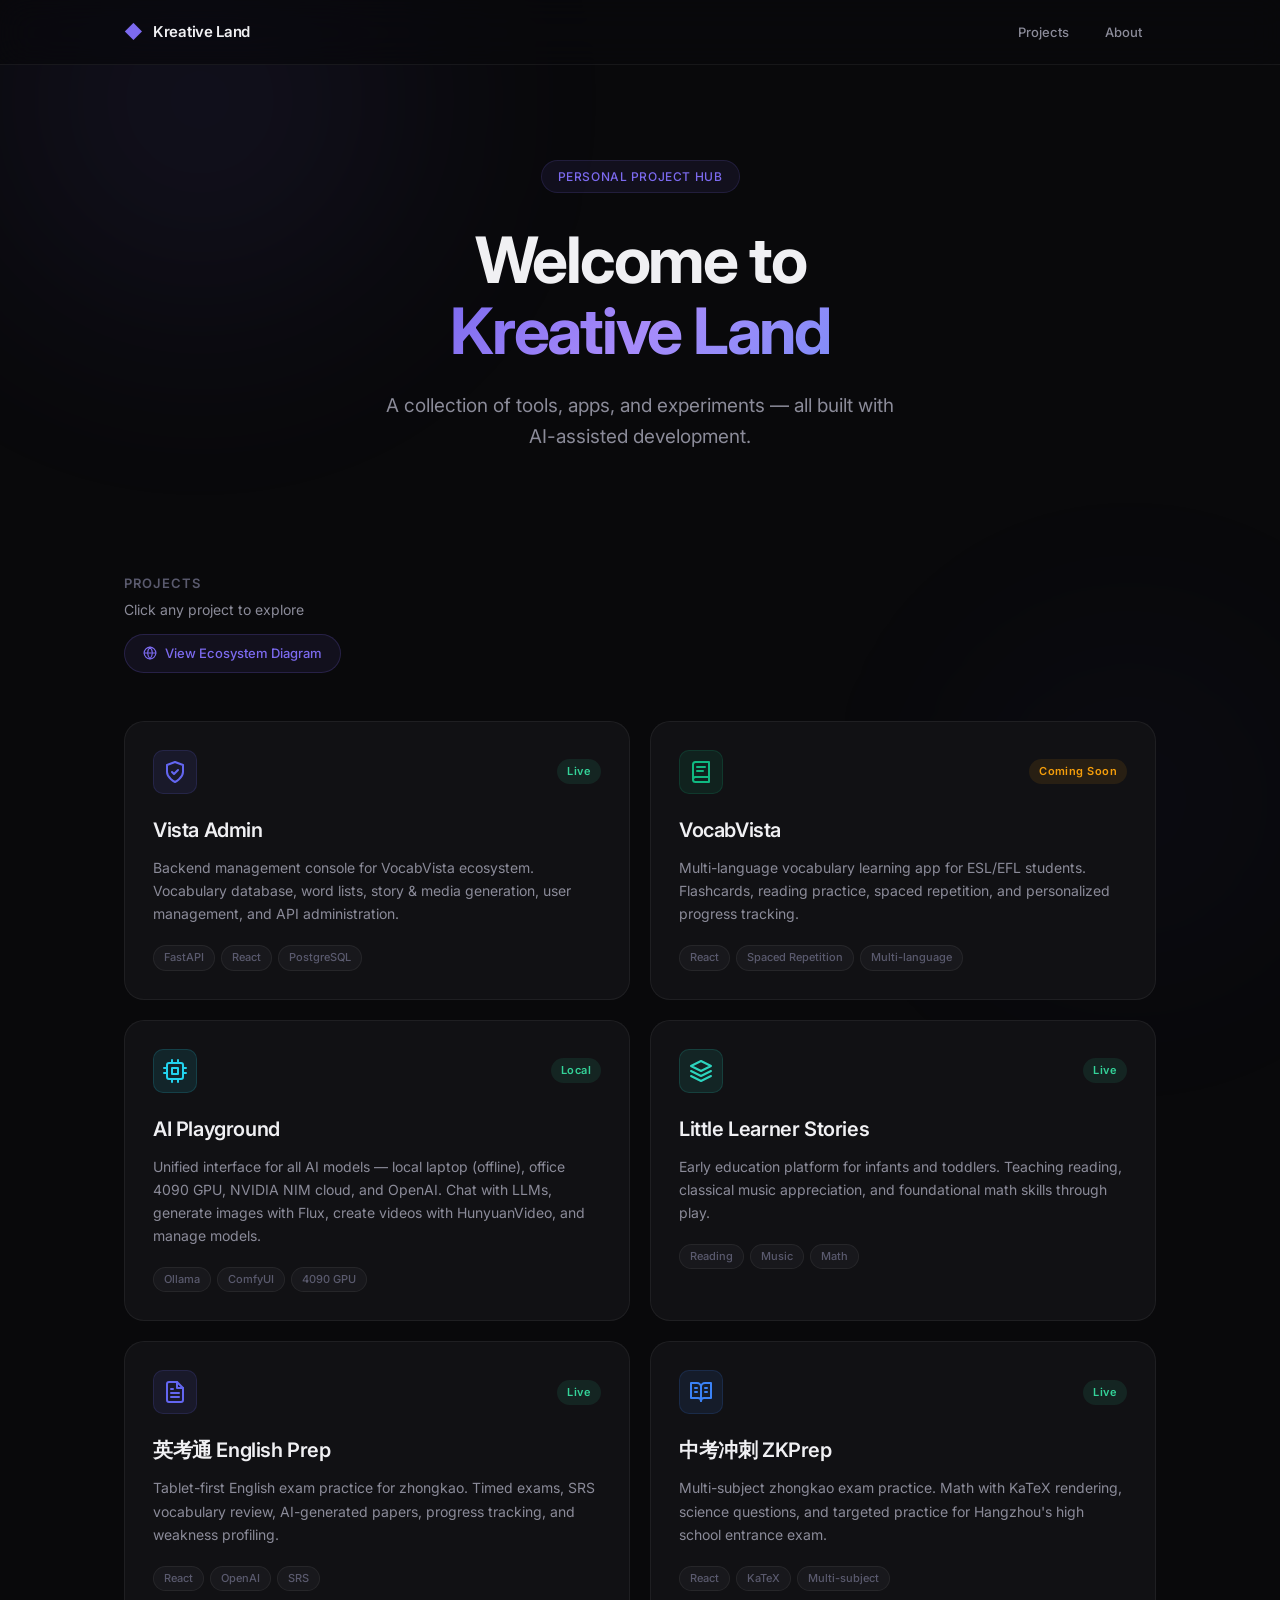
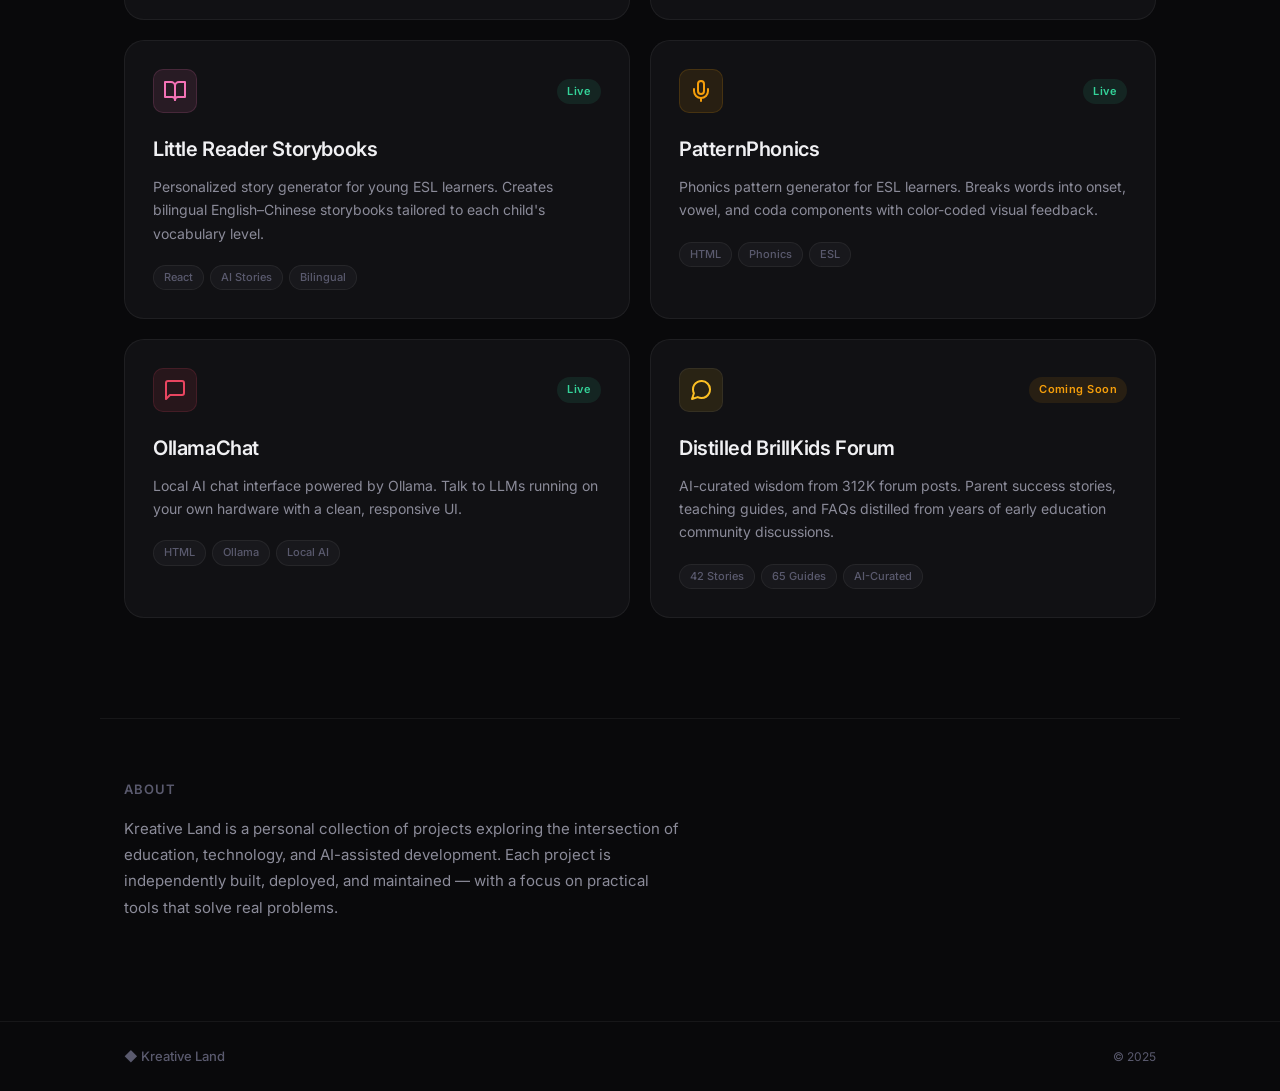
<file: index.html>
<!DOCTYPE html>
<html lang="en">
<head>
  <meta charset="UTF-8">
  <meta name="viewport" content="width=device-width, initial-scale=1.0">
  <title>Kreative Land</title>
  <link rel="icon" href="favicon.ico" sizes="48x48">
  <link rel="icon" href="favicon.svg" type="image/svg+xml">
  <link rel="icon" type="image/png" sizes="32x32" href="favicon-32x32.png">
  <link rel="icon" type="image/png" sizes="16x16" href="favicon-16x16.png">
  <link rel="apple-touch-icon" sizes="180x180" href="apple-touch-icon.png">
  <link rel="manifest" href="site.webmanifest">
  <meta name="theme-color" content="#7c6aef">
  <link rel="preconnect" href="https://fonts.googleapis.com">
  <link rel="preconnect" href="https://fonts.gstatic.com" crossorigin>
  <link href="https://fonts.googleapis.com/css2?family=Inter:wght@300;400;500;600;700&display=swap" rel="stylesheet">
  <link rel="stylesheet" href="style.css">
</head>
<body>
  <!-- Ambient background glow -->
  <div class="ambient-glow ambient-glow-1"></div>
  <div class="ambient-glow ambient-glow-2"></div>

  <!-- Header -->
  <header class="header">
    <div class="header-inner">
      <a href="/" class="logo">
        <span class="logo-icon">&#9670;</span>
        <span class="logo-text">Kreative Land</span>
      </a>
      <nav class="nav">
        <a href="#projects" class="nav-link">Projects</a>
        <a href="#about" class="nav-link">About</a>
      </nav>
    </div>
  </header>

  <!-- Hero -->
  <section class="hero">
    <div class="hero-badge">Personal Project Hub</div>
    <h1 class="hero-title">
      Welcome to<br>
      <span class="hero-accent">Kreative Land</span>
    </h1>
    <p class="hero-subtitle">
      A collection of tools, apps, and experiments — all built with AI-assisted development.
    </p>
  </section>

  <!-- Projects Grid -->
  <section id="projects" class="projects">
    <div class="section-header">
      <h2 class="section-title">Projects</h2>
      <p class="section-subtitle">Click any project to explore</p>
      <a href="ecosystem-diagram.html" class="ecosystem-link">
        <svg width="14" height="14" viewBox="0 0 24 24" fill="none" stroke="currentColor" stroke-width="2" stroke-linecap="round" stroke-linejoin="round">
          <circle cx="12" cy="12" r="10"/><line x1="2" y1="12" x2="22" y2="12"/><path d="M12 2a15.3 15.3 0 0 1 4 10 15.3 15.3 0 0 1-4 10 15.3 15.3 0 0 1-4-10 15.3 15.3 0 0 1 4-10z"/>
        </svg>
        View Ecosystem Diagram
      </a>
    </div>

    <div class="projects-grid">

      <!-- Vista Admin Card -->
      <a href="https://admin.kreativeland.com" target="_blank" class="project-card" data-status="live">
        <div class="card-glow card-glow-vista-admin"></div>
        <div class="card-content">
          <div class="card-header">
            <div class="card-icon card-icon-vista-admin">
              <svg width="24" height="24" viewBox="0 0 24 24" fill="none" stroke="currentColor" stroke-width="2" stroke-linecap="round" stroke-linejoin="round">
                <path d="M12 22s8-4 8-10V5l-8-3-8 3v7c0 6 8 10 8 10z"/>
                <path d="M9 12l2 2 4-4"/>
              </svg>
            </div>
            <span class="card-status status-live">Live</span>
          </div>
          <h3 class="card-title">Vista Admin</h3>
          <p class="card-description">
            Backend management console for VocabVista ecosystem. Vocabulary database, 
            word lists, story & media generation, user management, and API administration.
          </p>
          <div class="card-tags">
            <span class="tag">FastAPI</span>
            <span class="tag">React</span>
            <span class="tag">PostgreSQL</span>
          </div>
        </div>
        <div class="card-arrow">
          <svg width="16" height="16" viewBox="0 0 24 24" fill="none" stroke="currentColor" stroke-width="2" stroke-linecap="round" stroke-linejoin="round">
            <path d="M7 17l9.2-9.2M17 17V7H7"/>
          </svg>
        </div>
      </a>

      <!-- VocabVista Learner Card -->
      <a href="https://vocabvista.kreativeland.com" target="_blank" class="project-card" data-status="soon">
        <div class="card-glow card-glow-vocab-learner"></div>
        <div class="card-content">
          <div class="card-header">
            <div class="card-icon card-icon-vocab-learner">
              <svg width="24" height="24" viewBox="0 0 24 24" fill="none" stroke="currentColor" stroke-width="2" stroke-linecap="round" stroke-linejoin="round">
                <path d="M4 19.5A2.5 2.5 0 0 1 6.5 17H20"/>
                <path d="M6.5 2H20v20H6.5A2.5 2.5 0 0 1 4 19.5v-15A2.5 2.5 0 0 1 6.5 2z"/>
                <path d="M8 7h8"/>
                <path d="M8 11h6"/>
              </svg>
            </div>
            <span class="card-status status-soon">Coming Soon</span>
          </div>
          <h3 class="card-title">VocabVista</h3>
          <p class="card-description">
            Multi-language vocabulary learning app for ESL/EFL students. Flashcards, 
            reading practice, spaced repetition, and personalized progress tracking.
          </p>
          <div class="card-tags">
            <span class="tag">React</span>
            <span class="tag">Spaced Repetition</span>
            <span class="tag">Multi-language</span>
          </div>
        </div>
        <div class="card-arrow">
          <svg width="16" height="16" viewBox="0 0 24 24" fill="none" stroke="currentColor" stroke-width="2" stroke-linecap="round" stroke-linejoin="round">
            <path d="M7 17l9.2-9.2M17 17V7H7"/>
          </svg>
        </div>
      </a>

      <!-- AI Playground Card -->
      <a href="http://ai.kreativeland.com" target="_blank" class="project-card" data-status="live">
        <div class="card-glow card-glow-playground"></div>
        <div class="card-content">
          <div class="card-header">
            <div class="card-icon card-icon-playground">
              <svg width="24" height="24" viewBox="0 0 24 24" fill="none" stroke="currentColor" stroke-width="2" stroke-linecap="round" stroke-linejoin="round">
                <rect x="4" y="4" width="16" height="16" rx="2"/>
                <path d="M9 9h6v6H9z"/>
                <path d="M9 1v3"/>
                <path d="M15 1v3"/>
                <path d="M9 20v3"/>
                <path d="M15 20v3"/>
                <path d="M20 9h3"/>
                <path d="M20 14h3"/>
                <path d="M1 9h3"/>
                <path d="M1 14h3"/>
              </svg>
            </div>
            <span class="card-status status-live">Local</span>
          </div>
          <h3 class="card-title">AI Playground</h3>
          <p class="card-description">
            Unified interface for all AI models — local laptop (offline), office 4090 GPU, NVIDIA NIM cloud, and OpenAI. Chat with LLMs, 
            generate images with Flux, create videos with HunyuanVideo, and manage models.
          </p>
          <div class="card-tags">
            <span class="tag">Ollama</span>
            <span class="tag">ComfyUI</span>
            <span class="tag">4090 GPU</span>
          </div>
        </div>
        <div class="card-arrow">
          <svg width="16" height="16" viewBox="0 0 24 24" fill="none" stroke="currentColor" stroke-width="2" stroke-linecap="round" stroke-linejoin="round">
            <path d="M7 17l9.2-9.2M17 17V7H7"/>
          </svg>
        </div>
      </a>

      <!-- Little Learner Stories Card -->
      <a href="https://littlelearner.kids" target="_blank" class="project-card" data-status="live">
        <div class="card-glow card-glow-littlelearner"></div>
        <div class="card-content">
          <div class="card-header">
            <div class="card-icon card-icon-littlelearner">
              <svg width="24" height="24" viewBox="0 0 24 24" fill="none" stroke="currentColor" stroke-width="2" stroke-linecap="round" stroke-linejoin="round">
                <path d="M12 2L2 7l10 5 10-5-10-5z"/>
                <path d="M2 17l10 5 10-5"/>
                <path d="M2 12l10 5 10-5"/>
              </svg>
            </div>
            <span class="card-status status-live">Live</span>
          </div>
          <h3 class="card-title">Little Learner Stories</h3>
          <p class="card-description">
            Early education platform for infants and toddlers. Teaching reading, 
            classical music appreciation, and foundational math skills through play.
          </p>
          <div class="card-tags">
            <span class="tag">Reading</span>
            <span class="tag">Music</span>
            <span class="tag">Math</span>
          </div>
        </div>
        <div class="card-arrow">
          <svg width="16" height="16" viewBox="0 0 24 24" fill="none" stroke="currentColor" stroke-width="2" stroke-linecap="round" stroke-linejoin="round">
            <path d="M7 17l9.2-9.2M17 17V7H7"/>
          </svg>
        </div>
      </a>

      <!-- EnglishExamPrep Card -->
      <a href="https://english.kreativeland.com" target="_blank" class="project-card" data-status="live">
        <div class="card-glow card-glow-exam"></div>
        <div class="card-content">
          <div class="card-header">
            <div class="card-icon card-icon-exam">
              <svg width="24" height="24" viewBox="0 0 24 24" fill="none" stroke="currentColor" stroke-width="2" stroke-linecap="round" stroke-linejoin="round">
                <path d="M14 2H6a2 2 0 0 0-2 2v16a2 2 0 0 0 2 2h12a2 2 0 0 0 2-2V8z"/>
                <polyline points="14 2 14 8 20 8"/>
                <line x1="16" y1="13" x2="8" y2="13"/>
                <line x1="16" y1="17" x2="8" y2="17"/>
                <polyline points="10 9 9 9 8 9"/>
              </svg>
            </div>
            <span class="card-status status-live">Live</span>
          </div>
          <h3 class="card-title">英考通 English Prep</h3>
          <p class="card-description">
            Tablet-first English exam practice for zhongkao. Timed exams, SRS vocabulary review, 
            AI-generated papers, progress tracking, and weakness profiling.
          </p>
          <div class="card-tags">
            <span class="tag">React</span>
            <span class="tag">OpenAI</span>
            <span class="tag">SRS</span>
          </div>
        </div>
        <div class="card-arrow">
          <svg width="16" height="16" viewBox="0 0 24 24" fill="none" stroke="currentColor" stroke-width="2" stroke-linecap="round" stroke-linejoin="round">
            <path d="M7 17l9.2-9.2M17 17V7H7"/>
          </svg>
        </div>
      </a>

      <!-- ZhongkaoPrep Card -->
      <a href="https://exam.kreativeland.com" target="_blank" class="project-card" data-status="live">
        <div class="card-glow card-glow-zkprep"></div>
        <div class="card-content">
          <div class="card-header">
            <div class="card-icon card-icon-zkprep">
              <svg width="24" height="24" viewBox="0 0 24 24" fill="none" stroke="currentColor" stroke-width="2" stroke-linecap="round" stroke-linejoin="round">
                <path d="M2 3h6a4 4 0 0 1 4 4v14a3 3 0 0 0-3-3H2z"/>
                <path d="M22 3h-6a4 4 0 0 0-4 4v14a3 3 0 0 1 3-3h7z"/>
                <path d="M6 8h2"/>
                <path d="M6 12h2"/>
                <path d="M16 8h2"/>
                <path d="M16 12h2"/>
              </svg>
            </div>
            <span class="card-status status-live">Live</span>
          </div>
          <h3 class="card-title">中考冲刺 ZKPrep</h3>
          <p class="card-description">
            Multi-subject zhongkao exam practice. Math with KaTeX rendering, science questions, 
            and targeted practice for Hangzhou's high school entrance exam.
          </p>
          <div class="card-tags">
            <span class="tag">React</span>
            <span class="tag">KaTeX</span>
            <span class="tag">Multi-subject</span>
          </div>
        </div>
        <div class="card-arrow">
          <svg width="16" height="16" viewBox="0 0 24 24" fill="none" stroke="currentColor" stroke-width="2" stroke-linecap="round" stroke-linejoin="round">
            <path d="M7 17l9.2-9.2M17 17V7H7"/>
          </svg>
        </div>
      </a>

      <!-- Little Reader Storybooks Card -->
      <a href="https://reader.kreativeland.com" target="_blank" class="project-card" data-status="live">
        <div class="card-glow card-glow-story"></div>
        <div class="card-content">
          <div class="card-header">
            <div class="card-icon card-icon-story">
              <svg width="24" height="24" viewBox="0 0 24 24" fill="none" stroke="currentColor" stroke-width="2" stroke-linecap="round" stroke-linejoin="round">
                <path d="M2 3h6a4 4 0 0 1 4 4v14a3 3 0 0 0-3-3H2z"/>
                <path d="M22 3h-6a4 4 0 0 0-4 4v14a3 3 0 0 1 3-3h7z"/>
              </svg>
            </div>
            <span class="card-status status-live">Live</span>
          </div>
          <h3 class="card-title">Little Reader Storybooks</h3>
          <p class="card-description">
            Personalized story generator for young ESL learners. Creates bilingual 
            English–Chinese storybooks tailored to each child's vocabulary level.
          </p>
          <div class="card-tags">
            <span class="tag">React</span>
            <span class="tag">AI Stories</span>
            <span class="tag">Bilingual</span>
          </div>
        </div>
        <div class="card-arrow">
          <svg width="16" height="16" viewBox="0 0 24 24" fill="none" stroke="currentColor" stroke-width="2" stroke-linecap="round" stroke-linejoin="round">
            <path d="M7 17l9.2-9.2M17 17V7H7"/>
          </svg>
        </div>
      </a>

      <!-- PatternPhonics Card -->
      <a href="https://phonics.kreativeland.com" target="_blank" class="project-card" data-status="live">
        <div class="card-glow card-glow-phonics"></div>
        <div class="card-content">
          <div class="card-header">
            <div class="card-icon card-icon-phonics">
              <svg width="24" height="24" viewBox="0 0 24 24" fill="none" stroke="currentColor" stroke-width="2" stroke-linecap="round" stroke-linejoin="round">
                <path d="M12 2a3 3 0 0 0-3 3v7a3 3 0 0 0 6 0V5a3 3 0 0 0-3-3z"/>
                <path d="M19 10v2a7 7 0 0 1-14 0v-2"/>
                <line x1="12" y1="19" x2="12" y2="22"/>
              </svg>
            </div>
            <span class="card-status status-live">Live</span>
          </div>
          <h3 class="card-title">PatternPhonics</h3>
          <p class="card-description">
            Phonics pattern generator for ESL learners. Breaks words into onset, vowel, 
            and coda components with color-coded visual feedback.
          </p>
          <div class="card-tags">
            <span class="tag">HTML</span>
            <span class="tag">Phonics</span>
            <span class="tag">ESL</span>
          </div>
        </div>
        <div class="card-arrow">
          <svg width="16" height="16" viewBox="0 0 24 24" fill="none" stroke="currentColor" stroke-width="2" stroke-linecap="round" stroke-linejoin="round">
            <path d="M7 17l9.2-9.2M17 17V7H7"/>
          </svg>
        </div>
      </a>

      <!-- OllamaChat Card -->
      <a href="#" class="project-card" data-status="live">
        <div class="card-glow card-glow-chat"></div>
        <div class="card-content">
          <div class="card-header">
            <div class="card-icon card-icon-chat">
              <svg width="24" height="24" viewBox="0 0 24 24" fill="none" stroke="currentColor" stroke-width="2" stroke-linecap="round" stroke-linejoin="round">
                <path d="M21 15a2 2 0 0 1-2 2H7l-4 4V5a2 2 0 0 1 2-2h14a2 2 0 0 1 2 2z"/>
              </svg>
            </div>
            <span class="card-status status-live">Live</span>
          </div>
          <h3 class="card-title">OllamaChat</h3>
          <p class="card-description">
            Local AI chat interface powered by Ollama. Talk to LLMs running on your 
            own hardware with a clean, responsive UI.
          </p>
          <div class="card-tags">
            <span class="tag">HTML</span>
            <span class="tag">Ollama</span>
            <span class="tag">Local AI</span>
          </div>
        </div>
        <div class="card-arrow">
          <svg width="16" height="16" viewBox="0 0 24 24" fill="none" stroke="currentColor" stroke-width="2" stroke-linecap="round" stroke-linejoin="round">
            <path d="M7 17l9.2-9.2M17 17V7H7"/>
          </svg>
        </div>
      </a>

      <!-- Distilled BrillKids Forum Card -->
      <a href="brillkids-forum.html" class="project-card" data-status="soon">
        <div class="card-glow card-glow-brillkids"></div>
        <div class="card-content">
          <div class="card-header">
            <div class="card-icon card-icon-brillkids">
              <svg width="24" height="24" viewBox="0 0 24 24" fill="none" stroke="currentColor" stroke-width="2" stroke-linecap="round" stroke-linejoin="round">
                <path d="M21 11.5a8.38 8.38 0 0 1-.9 3.8 8.5 8.5 0 0 1-7.6 4.7 8.38 8.38 0 0 1-3.8-.9L3 21l1.9-5.7a8.38 8.38 0 0 1-.9-3.8 8.5 8.5 0 0 1 4.7-7.6 8.38 8.38 0 0 1 3.8-.9h.5a8.48 8.48 0 0 1 8 8v.5z"/>
              </svg>
            </div>
            <span class="card-status status-soon">Coming Soon</span>
          </div>
          <h3 class="card-title">Distilled BrillKids Forum</h3>
          <p class="card-description">
            AI-curated wisdom from 312K forum posts. Parent success stories, teaching guides, 
            and FAQs distilled from years of early education community discussions.
          </p>
          <div class="card-tags">
            <span class="tag">42 Stories</span>
            <span class="tag">65 Guides</span>
            <span class="tag">AI-Curated</span>
          </div>
        </div>
        <div class="card-arrow">
          <svg width="16" height="16" viewBox="0 0 24 24" fill="none" stroke="currentColor" stroke-width="2" stroke-linecap="round" stroke-linejoin="round">
            <path d="M7 17l9.2-9.2M17 17V7H7"/>
          </svg>
        </div>
      </a>

    </div>
  </section>

  <!-- About -->
  <section id="about" class="about">
    <div class="about-content">
      <h2 class="section-title">About</h2>
      <p class="about-text">
        Kreative Land is a personal collection of projects exploring the intersection of 
        education, technology, and AI-assisted development. Each project is independently 
        built, deployed, and maintained — with a focus on practical tools that solve real problems.
      </p>
    </div>
  </section>

  <!-- Footer -->
  <footer class="footer">
    <div class="footer-inner">
      <span class="footer-logo">&#9670; Kreative Land</span>
      <span class="footer-copy">&copy; 2025</span>
    </div>
  </footer>
</body>
</html>
</file>
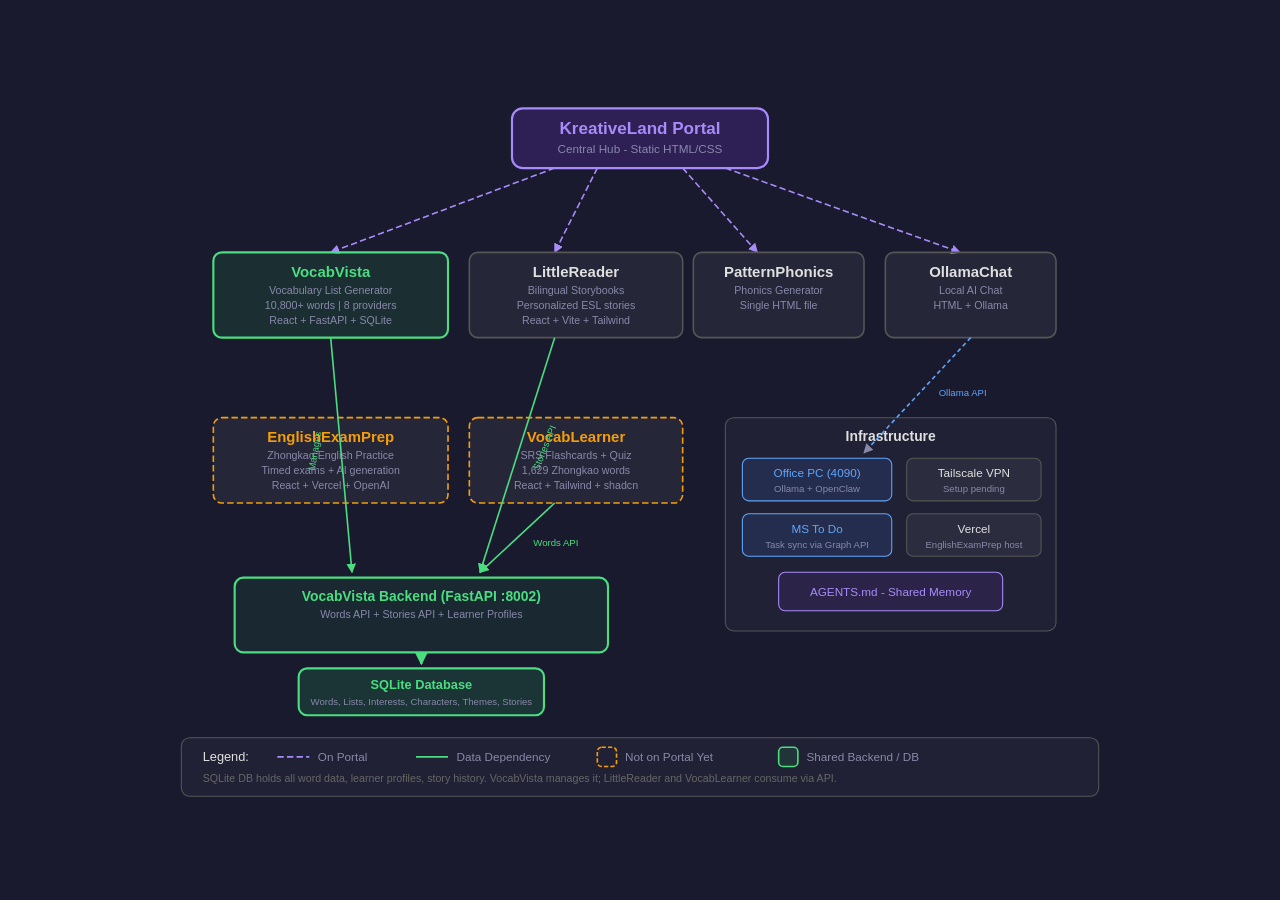
<file: ecosystem-diagram.html>
<!DOCTYPE html>
<html lang="en">
<head>
<meta charset="UTF-8">
<meta name="viewport" content="width=device-width, initial-scale=1.0">
<title>KreativeLand Ecosystem</title>
<style>
  * { margin: 0; padding: 0; box-sizing: border-box; }
  body {
    background: #1a1a2e;
    display: flex;
    justify-content: center;
    align-items: center;
    min-height: 100vh;
    padding: 20px;
  }
  svg {
    max-width: 960px;
    width: 100%;
    height: auto;
  }
  svg text { font-family: -apple-system, BlinkMacSystemFont, 'Segoe UI', Roboto, sans-serif; }
</style>
</head>
<body>

<svg viewBox="0 0 900 680" xmlns="http://www.w3.org/2000/svg">
  <defs>
    <marker id="arrow" viewBox="0 0 10 10" refX="9" refY="5" markerWidth="6" markerHeight="6" orient="auto">
      <path d="M0,0 L10,5 L0,10 Z" fill="#8888aa"/>
    </marker>
    <marker id="arrow-accent" viewBox="0 0 10 10" refX="9" refY="5" markerWidth="6" markerHeight="6" orient="auto">
      <path d="M0,0 L10,5 L0,10 Z" fill="#a78bfa"/>
    </marker>
    <marker id="arrow-success" viewBox="0 0 10 10" refX="9" refY="5" markerWidth="6" markerHeight="6" orient="auto">
      <path d="M0,0 L10,5 L0,10 Z" fill="#4ade80"/>
    </marker>
  </defs>

  <!-- KreativeLand Portal - Central Hub -->
  <rect x="330" y="20" width="240" height="56" rx="10" fill="rgba(124,58,237,0.2)" stroke="#a78bfa" stroke-width="2"/>
  <text x="450" y="44" text-anchor="middle" fill="#a78bfa" font-size="16" font-weight="600">KreativeLand Portal</text>
  <text x="450" y="62" text-anchor="middle" fill="#8888aa" font-size="11">Central Hub - Static HTML/CSS</text>

  <!-- Portal links (dashed) to projects on portal -->
  <line x1="370" y1="76" x2="160" y2="155" stroke="#a78bfa" stroke-width="1.5" stroke-dasharray="6,3" marker-end="url(#arrow-accent)"/>
  <line x1="410" y1="76" x2="370" y2="155" stroke="#a78bfa" stroke-width="1.5" stroke-dasharray="6,3" marker-end="url(#arrow-accent)"/>
  <line x1="490" y1="76" x2="560" y2="155" stroke="#a78bfa" stroke-width="1.5" stroke-dasharray="6,3" marker-end="url(#arrow-accent)"/>
  <line x1="530" y1="76" x2="750" y2="155" stroke="#a78bfa" stroke-width="1.5" stroke-dasharray="6,3" marker-end="url(#arrow-accent)"/>

  <!-- VocabVista -->
  <rect x="50" y="155" width="220" height="80" rx="8" fill="rgba(34,197,94,0.12)" stroke="#4ade80" stroke-width="2"/>
  <text x="160" y="178" text-anchor="middle" fill="#4ade80" font-size="14" font-weight="600">VocabVista</text>
  <text x="160" y="194" text-anchor="middle" fill="#8888aa" font-size="10">Vocabulary List Generator</text>
  <text x="160" y="208" text-anchor="middle" fill="#8888aa" font-size="10">10,800+ words | 8 providers</text>
  <text x="160" y="222" text-anchor="middle" fill="#8888aa" font-size="10">React + FastAPI + SQLite</text>

  <!-- LittleReader -->
  <rect x="290" y="155" width="200" height="80" rx="8" fill="rgba(255,255,255,0.05)" stroke="#555" stroke-width="1.5"/>
  <text x="390" y="178" text-anchor="middle" fill="#e0e0e0" font-size="14" font-weight="600">LittleReader</text>
  <text x="390" y="194" text-anchor="middle" fill="#8888aa" font-size="10">Bilingual Storybooks</text>
  <text x="390" y="208" text-anchor="middle" fill="#8888aa" font-size="10">Personalized ESL stories</text>
  <text x="390" y="222" text-anchor="middle" fill="#8888aa" font-size="10">React + Vite + Tailwind</text>

  <!-- PatternPhonics -->
  <rect x="500" y="155" width="160" height="80" rx="8" fill="rgba(255,255,255,0.05)" stroke="#555" stroke-width="1.5"/>
  <text x="580" y="178" text-anchor="middle" fill="#e0e0e0" font-size="14" font-weight="600">PatternPhonics</text>
  <text x="580" y="194" text-anchor="middle" fill="#8888aa" font-size="10">Phonics Generator</text>
  <text x="580" y="208" text-anchor="middle" fill="#8888aa" font-size="10">Single HTML file</text>

  <!-- OllamaChat -->
  <rect x="680" y="155" width="160" height="80" rx="8" fill="rgba(255,255,255,0.05)" stroke="#555" stroke-width="1.5"/>
  <text x="760" y="178" text-anchor="middle" fill="#e0e0e0" font-size="14" font-weight="600">OllamaChat</text>
  <text x="760" y="194" text-anchor="middle" fill="#8888aa" font-size="10">Local AI Chat</text>
  <text x="760" y="208" text-anchor="middle" fill="#8888aa" font-size="10">HTML + Ollama</text>

  <!-- EnglishExamPrep -->
  <rect x="50" y="310" width="220" height="80" rx="8" fill="rgba(255,255,255,0.05)" stroke="#f59e0b" stroke-width="1.5" stroke-dasharray="6,3"/>
  <text x="160" y="333" text-anchor="middle" fill="#f59e0b" font-size="14" font-weight="600">EnglishExamPrep</text>
  <text x="160" y="349" text-anchor="middle" fill="#8888aa" font-size="10">Zhongkao English Practice</text>
  <text x="160" y="363" text-anchor="middle" fill="#8888aa" font-size="10">Timed exams + AI generation</text>
  <text x="160" y="377" text-anchor="middle" fill="#8888aa" font-size="10">React + Vercel + OpenAI</text>

  <!-- VocabLearner -->
  <rect x="290" y="310" width="200" height="80" rx="8" fill="rgba(255,255,255,0.05)" stroke="#f59e0b" stroke-width="1.5" stroke-dasharray="6,3"/>
  <text x="390" y="333" text-anchor="middle" fill="#f59e0b" font-size="14" font-weight="600">VocabLearner</text>
  <text x="390" y="349" text-anchor="middle" fill="#8888aa" font-size="10">SRS Flashcards + Quiz</text>
  <text x="390" y="363" text-anchor="middle" fill="#8888aa" font-size="10">1,629 Zhongkao words</text>
  <text x="390" y="377" text-anchor="middle" fill="#8888aa" font-size="10">React + Tailwind + shadcn</text>

  <!-- VocabVista Backend + Database -->
  <rect x="70" y="460" width="350" height="70" rx="8" fill="rgba(34,197,94,0.08)" stroke="#4ade80" stroke-width="2"/>
  <text x="245" y="482" text-anchor="middle" fill="#4ade80" font-size="13" font-weight="600">VocabVista Backend (FastAPI :8002)</text>
  <text x="245" y="498" text-anchor="middle" fill="#8888aa" font-size="10">Words API + Stories API + Learner Profiles</text>

  <!-- SQLite Database -->
  <rect x="130" y="545" width="230" height="44" rx="8" fill="rgba(34,197,94,0.15)" stroke="#4ade80" stroke-width="2"/>
  <text x="245" y="564" text-anchor="middle" fill="#4ade80" font-size="12" font-weight="600">SQLite Database</text>
  <text x="245" y="579" text-anchor="middle" fill="#8888aa" font-size="9">Words, Lists, Interests, Characters, Themes, Stories</text>

  <!-- Backend to DB -->
  <line x1="245" y1="530" x2="245" y2="541" stroke="#4ade80" stroke-width="2" marker-end="url(#arrow-success)"/>

  <!-- VocabVista to its backend -->
  <line x1="160" y1="235" x2="180" y2="455" stroke="#4ade80" stroke-width="1.5" marker-end="url(#arrow-success)"/>
  <text x="145" y="360" fill="#4ade80" font-size="9" transform="rotate(-80, 145, 360)">Manages</text>

  <!-- LittleReader to VocabVista backend -->
  <line x1="370" y1="235" x2="300" y2="455" stroke="#4ade80" stroke-width="1.5" marker-end="url(#arrow-success)"/>
  <text x="355" y="360" fill="#4ade80" font-size="9" transform="rotate(-68, 355, 360)">Stories API</text>

  <!-- VocabLearner to VocabVista backend -->
  <line x1="370" y1="390" x2="300" y2="455" stroke="#4ade80" stroke-width="1.5" marker-end="url(#arrow-success)"/>
  <text x="350" y="430" fill="#4ade80" font-size="9">Words API</text>

  <!-- Infrastructure section -->
  <rect x="530" y="310" width="310" height="200" rx="8" fill="rgba(255,255,255,0.03)" stroke="#555" stroke-width="1"/>
  <text x="685" y="332" text-anchor="middle" fill="#e0e0e0" font-size="13" font-weight="600">Infrastructure</text>

  <!-- Office PC -->
  <rect x="546" y="348" width="140" height="40" rx="6" fill="rgba(59,130,246,0.12)" stroke="#60a5fa" stroke-width="1"/>
  <text x="616" y="366" text-anchor="middle" fill="#60a5fa" font-size="11" font-weight="500">Office PC (4090)</text>
  <text x="616" y="380" text-anchor="middle" fill="#8888aa" font-size="9">Ollama + OpenClaw</text>

  <!-- Tailscale -->
  <rect x="700" y="348" width="126" height="40" rx="6" fill="rgba(255,255,255,0.05)" stroke="#555" stroke-width="1"/>
  <text x="763" y="366" text-anchor="middle" fill="#e0e0e0" font-size="11" font-weight="500">Tailscale VPN</text>
  <text x="763" y="380" text-anchor="middle" fill="#8888aa" font-size="9">Setup pending</text>

  <!-- MS To Do -->
  <rect x="546" y="400" width="140" height="40" rx="6" fill="rgba(59,130,246,0.12)" stroke="#60a5fa" stroke-width="1"/>
  <text x="616" y="418" text-anchor="middle" fill="#60a5fa" font-size="11" font-weight="500">MS To Do</text>
  <text x="616" y="432" text-anchor="middle" fill="#8888aa" font-size="9">Task sync via Graph API</text>

  <!-- Vercel -->
  <rect x="700" y="400" width="126" height="40" rx="6" fill="rgba(255,255,255,0.05)" stroke="#555" stroke-width="1"/>
  <text x="763" y="418" text-anchor="middle" fill="#e0e0e0" font-size="11" font-weight="500">Vercel</text>
  <text x="763" y="432" text-anchor="middle" fill="#8888aa" font-size="9">EnglishExamPrep host</text>

  <!-- AGENTS.md -->
  <rect x="580" y="455" width="210" height="36" rx="6" fill="rgba(124,58,237,0.1)" stroke="#a78bfa" stroke-width="1"/>
  <text x="685" y="477" text-anchor="middle" fill="#a78bfa" font-size="11" font-weight="500">AGENTS.md - Shared Memory</text>

  <!-- OllamaChat to Office PC arrow -->
  <line x1="760" y1="235" x2="660" y2="343" stroke="#60a5fa" stroke-width="1.5" stroke-dasharray="4,3" marker-end="url(#arrow)"/>
  <text x="730" y="290" fill="#60a5fa" font-size="9">Ollama API</text>

  <!-- Legend -->
  <rect x="20" y="610" width="860" height="55" rx="8" fill="rgba(255,255,255,0.03)" stroke="#555" stroke-width="1"/>
  <text x="40" y="632" fill="#e0e0e0" font-size="12" font-weight="500">Legend:</text>
  <line x1="110" y1="628" x2="140" y2="628" stroke="#a78bfa" stroke-width="1.5" stroke-dasharray="6,3"/>
  <text x="148" y="632" fill="#8888aa" font-size="11">On Portal</text>
  <line x1="240" y1="628" x2="270" y2="628" stroke="#4ade80" stroke-width="1.5"/>
  <text x="278" y="632" fill="#8888aa" font-size="11">Data Dependency</text>
  <rect x="410" y="619" width="18" height="18" rx="4" fill="none" stroke="#f59e0b" stroke-width="1.5" stroke-dasharray="4,2"/>
  <text x="436" y="632" fill="#8888aa" font-size="11">Not on Portal Yet</text>
  <rect x="580" y="619" width="18" height="18" rx="4" fill="rgba(34,197,94,0.12)" stroke="#4ade80" stroke-width="1.5"/>
  <text x="606" y="632" fill="#8888aa" font-size="11">Shared Backend / DB</text>
  <text x="40" y="652" fill="#666" font-size="10">SQLite DB holds all word data, learner profiles, story history. VocabVista manages it; LittleReader and VocabLearner consume via API.</text>
</svg>

</body>
</html>
</file>
<file: style.css>
/* ============================================
   KREATIVE LAND — Design System & Styles
   Dark & Modern / Linear-inspired
   ============================================ */

/* --- Tokens --- */
:root {
  /* Background & Surface */
  --bg-base: #09090b;
  --bg-surface: #111114;
  --bg-elevated: #18181c;
  --bg-hover: #1f1f24;

  /* Text */
  --text-primary: #f0f0f3;
  --text-secondary: #8b8b99;
  --text-muted: #5a5a6e;

  /* Accent */
  --accent: #7c6aef;
  --accent-glow: rgba(124, 106, 239, 0.35);
  --accent-subtle: rgba(124, 106, 239, 0.08);

  /* Status */
  --status-live: #34d399;
  --status-live-bg: rgba(52, 211, 153, 0.1);
  --status-soon: #f59e0b;
  --status-soon-bg: rgba(245, 158, 11, 0.1);

  /* Project accent colors */
  --vista-admin-accent: #6366f1;
  --vista-admin-glow: rgba(99, 102, 241, 0.25);
  --vocab-learner-accent: #10b981;
  --vocab-learner-glow: rgba(16, 185, 129, 0.25);
  --story-accent: #f472b6;
  --story-glow: rgba(244, 114, 182, 0.25);
  --phonics-accent: #f59e0b;
  --phonics-glow: rgba(245, 158, 11, 0.25);
  --chat-accent: #e94560;
  --chat-glow: rgba(233, 69, 96, 0.25);
  --exam-accent: #6366f1;
  --exam-glow: rgba(99, 102, 241, 0.25);
  --zkprep-accent: #3b82f6;
  --zkprep-glow: rgba(59, 130, 246, 0.25);
  --learner-accent: #fb7185;
  --learner-glow: rgba(251, 113, 133, 0.25);
  --littlelearner-accent: #2dd4bf;
  --littlelearner-glow: rgba(45, 212, 191, 0.25);
  --brillkids-accent: #fbbf24;
  --brillkids-glow: rgba(251, 191, 36, 0.25);
  --playground-accent: #22d3ee;
  --playground-glow: rgba(34, 211, 238, 0.25);
  --next-accent: #8b8b99;

  /* Border */
  --border: rgba(255, 255, 255, 0.06);
  --border-hover: rgba(255, 255, 255, 0.1);

  /* Radius */
  --radius-sm: 6px;
  --radius-md: 10px;
  --radius-lg: 16px;
  --radius-xl: 20px;

  /* Shadows */
  --shadow-card: 0 1px 2px rgba(0, 0, 0, 0.3), 0 4px 16px rgba(0, 0, 0, 0.2);
  --shadow-card-hover: 0 4px 24px rgba(0, 0, 0, 0.4), 0 1px 3px rgba(0, 0, 0, 0.3);

  /* Transitions */
  --ease: cubic-bezier(0.4, 0, 0.2, 1);
  --duration: 0.25s;
}

/* --- Reset & Base --- */
*, *::before, *::after {
  margin: 0;
  padding: 0;
  box-sizing: border-box;
}

html {
  scroll-behavior: smooth;
  -webkit-font-smoothing: antialiased;
  -moz-osx-font-smoothing: grayscale;
}

body {
  font-family: 'Inter', -apple-system, BlinkMacSystemFont, sans-serif;
  background: var(--bg-base);
  color: var(--text-primary);
  line-height: 1.6;
  min-height: 100vh;
  overflow-x: hidden;
  position: relative;
}

/* --- Ambient Background Glow --- */
.ambient-glow {
  position: fixed;
  border-radius: 50%;
  filter: blur(120px);
  pointer-events: none;
  z-index: 0;
  opacity: 0.4;
}

.ambient-glow-1 {
  width: 600px;
  height: 600px;
  background: radial-gradient(circle, var(--accent-glow), transparent 70%);
  top: -200px;
  left: -100px;
}

.ambient-glow-2 {
  width: 500px;
  height: 500px;
  background: radial-gradient(circle, rgba(99, 102, 241, 0.15), transparent 70%);
  bottom: -150px;
  right: -100px;
}

/* --- Header --- */
.header {
  position: fixed;
  top: 0;
  left: 0;
  right: 0;
  z-index: 100;
  backdrop-filter: blur(16px) saturate(180%);
  -webkit-backdrop-filter: blur(16px) saturate(180%);
  background: rgba(9, 9, 11, 0.75);
  border-bottom: 1px solid var(--border);
}

.header-inner {
  max-width: 1080px;
  margin: 0 auto;
  padding: 0 24px;
  height: 64px;
  display: flex;
  align-items: center;
  justify-content: space-between;
}

.logo {
  display: flex;
  align-items: center;
  gap: 10px;
  text-decoration: none;
  color: var(--text-primary);
}

.logo-icon {
  font-size: 18px;
  color: var(--accent);
}

.logo-text {
  font-size: 15px;
  font-weight: 600;
  letter-spacing: -0.02em;
}

.nav {
  display: flex;
  gap: 8px;
}

.nav-link {
  color: var(--text-secondary);
  text-decoration: none;
  font-size: 13px;
  font-weight: 500;
  padding: 6px 14px;
  border-radius: var(--radius-sm);
  transition: color var(--duration) var(--ease), background var(--duration) var(--ease);
}

.nav-link:hover {
  color: var(--text-primary);
  background: var(--bg-hover);
}

/* --- Hero --- */
.hero {
  position: relative;
  z-index: 1;
  max-width: 1080px;
  margin: 0 auto;
  padding: 160px 24px 80px;
  text-align: center;
}

.hero-badge {
  display: inline-flex;
  align-items: center;
  font-size: 12px;
  font-weight: 500;
  letter-spacing: 0.05em;
  text-transform: uppercase;
  color: var(--accent);
  background: var(--accent-subtle);
  border: 1px solid rgba(124, 106, 239, 0.15);
  padding: 6px 16px;
  border-radius: 100px;
  margin-bottom: 32px;
  animation: fadeInUp 0.6s var(--ease) both;
}

.hero-title {
  font-size: clamp(36px, 6vw, 64px);
  font-weight: 700;
  letter-spacing: -0.035em;
  line-height: 1.1;
  color: var(--text-primary);
  margin-bottom: 24px;
  animation: fadeInUp 0.6s var(--ease) 0.1s both;
}

.hero-accent {
  background: linear-gradient(135deg, var(--accent), #a78bfa, #818cf8);
  -webkit-background-clip: text;
  background-clip: text;
  -webkit-text-fill-color: transparent;
}

.hero-subtitle {
  font-size: clamp(16px, 2vw, 19px);
  color: var(--text-secondary);
  max-width: 520px;
  margin: 0 auto;
  font-weight: 400;
  line-height: 1.65;
  animation: fadeInUp 0.6s var(--ease) 0.2s both;
}

/* --- Projects Section --- */
.projects {
  position: relative;
  z-index: 1;
  max-width: 1080px;
  margin: 0 auto;
  padding: 40px 24px 100px;
}

.section-header {
  margin-bottom: 48px;
  animation: fadeInUp 0.6s var(--ease) 0.3s both;
}

.section-title {
  font-size: 13px;
  font-weight: 600;
  letter-spacing: 0.08em;
  text-transform: uppercase;
  color: var(--text-muted);
  margin-bottom: 6px;
}

.section-subtitle {
  font-size: 14px;
  color: var(--text-secondary);
}

.projects-grid {
  display: grid;
  grid-template-columns: repeat(auto-fill, minmax(340px, 1fr));
  gap: 20px;
}

/* --- Project Card --- */
.project-card {
  position: relative;
  background: var(--bg-surface);
  border: 1px solid var(--border);
  border-radius: var(--radius-xl);
  padding: 28px;
  text-decoration: none;
  color: var(--text-primary);
  transition: 
    border-color var(--duration) var(--ease),
    box-shadow var(--duration) var(--ease),
    transform var(--duration) var(--ease);
  overflow: hidden;
  display: flex;
  flex-direction: column;
  animation: fadeInUp 0.5s var(--ease) 0.35s both;
}

.project-card:not(.card-placeholder) {
  cursor: pointer;
}

.project-card:not(.card-placeholder):hover {
  border-color: var(--border-hover);
  box-shadow: var(--shadow-card-hover);
  transform: translateY(-2px);
}

.project-card:not(.card-placeholder):hover .card-glow {
  opacity: 1;
}

.project-card:not(.card-placeholder):hover .card-arrow {
  opacity: 1;
  transform: translate(0, 0);
}

/* Card inner glow on hover */
.card-glow {
  position: absolute;
  top: 0;
  left: 0;
  right: 0;
  height: 120px;
  background: linear-gradient(180deg, var(--vocab-glow), transparent);
  opacity: 0;
  transition: opacity 0.4s var(--ease);
  pointer-events: none;
  border-radius: var(--radius-xl) var(--radius-xl) 0 0;
}

.card-content {
  flex: 1;
  position: relative;
  z-index: 1;
}

.card-header {
  display: flex;
  align-items: center;
  justify-content: space-between;
  margin-bottom: 20px;
}

.card-icon {
  width: 44px;
  height: 44px;
  display: flex;
  align-items: center;
  justify-content: center;
  border-radius: var(--radius-md);
  border: 1px solid var(--border);
}

.card-icon-vocab {
  background: rgba(99, 102, 241, 0.1);
  color: var(--vocab-accent);
  border-color: rgba(99, 102, 241, 0.15);
}

.card-icon-vista-admin {
  background: rgba(99, 102, 241, 0.1);
  color: var(--vista-admin-accent);
  border-color: rgba(99, 102, 241, 0.15);
}

.card-glow-vista-admin {
  background: linear-gradient(180deg, var(--vista-admin-glow), transparent);
}

.card-icon-vocab-learner {
  background: rgba(16, 185, 129, 0.1);
  color: var(--vocab-learner-accent);
  border-color: rgba(16, 185, 129, 0.15);
}

.card-glow-vocab-learner {
  background: linear-gradient(180deg, var(--vocab-learner-glow), transparent);
}

.card-icon-story {
  background: rgba(244, 114, 182, 0.1);
  color: var(--story-accent);
  border-color: rgba(244, 114, 182, 0.15);
}

.card-glow-story {
  background: linear-gradient(180deg, var(--story-glow), transparent);
}

.card-icon-phonics {
  background: rgba(245, 158, 11, 0.1);
  color: var(--phonics-accent);
  border-color: rgba(245, 158, 11, 0.15);
}

.card-glow-phonics {
  background: linear-gradient(180deg, var(--phonics-glow), transparent);
}

.card-icon-chat {
  background: rgba(233, 69, 96, 0.1);
  color: var(--chat-accent);
  border-color: rgba(233, 69, 96, 0.15);
}

.card-glow-chat {
  background: linear-gradient(180deg, var(--chat-glow), transparent);
}

.card-icon-exam {
  background: rgba(99, 102, 241, 0.1);
  color: var(--exam-accent);
  border-color: rgba(99, 102, 241, 0.15);
}

.card-glow-exam {
  background: linear-gradient(180deg, var(--exam-glow), transparent);
}

.card-icon-zkprep {
  background: rgba(59, 130, 246, 0.1);
  color: var(--zkprep-accent);
  border-color: rgba(59, 130, 246, 0.15);
}

.card-glow-zkprep {
  background: linear-gradient(180deg, var(--zkprep-glow), transparent);
}

.card-icon-learner {
  background: rgba(251, 113, 133, 0.1);
  color: var(--learner-accent);
  border-color: rgba(251, 113, 133, 0.15);
}

.card-glow-learner {
  background: linear-gradient(180deg, var(--learner-glow), transparent);
}

.card-icon-littlelearner {
  background: rgba(45, 212, 191, 0.1);
  color: var(--littlelearner-accent);
  border-color: rgba(45, 212, 191, 0.15);
}

.card-glow-littlelearner {
  background: linear-gradient(180deg, var(--littlelearner-glow), transparent);
}

.card-icon-brillkids {
  background: rgba(251, 191, 36, 0.1);
  color: var(--brillkids-accent);
}

.card-glow-brillkids {
  background: linear-gradient(180deg, var(--brillkids-glow), transparent);
}

.card-icon-playground {
  background: rgba(34, 211, 238, 0.1);
  color: var(--playground-accent);
  border-color: rgba(34, 211, 238, 0.15);
}

.card-glow-playground {
  background: linear-gradient(180deg, var(--playground-glow), transparent);
}

.ecosystem-link {
  display: inline-flex;
  align-items: center;
  gap: 8px;
  color: var(--accent);
  text-decoration: none;
  font-size: 13px;
  font-weight: 500;
  padding: 8px 18px;
  border: 1px solid rgba(124, 106, 239, 0.2);
  border-radius: 100px;
  background: var(--accent-subtle);
  transition: background var(--duration) var(--ease), border-color var(--duration) var(--ease);
  margin-top: 12px;
}

.ecosystem-link:hover {
  background: rgba(124, 106, 239, 0.15);
  border-color: rgba(124, 106, 239, 0.35);
}

.card-icon-next {
  background: var(--bg-elevated);
  color: var(--text-muted);
}

.card-status {
  font-size: 11px;
  font-weight: 600;
  letter-spacing: 0.04em;
  padding: 4px 10px;
  border-radius: 100px;
}

.status-live {
  color: var(--status-live);
  background: var(--status-live-bg);
}

.status-soon {
  color: var(--status-soon);
  background: var(--status-soon-bg);
}

.card-title {
  font-size: 20px;
  font-weight: 600;
  letter-spacing: -0.02em;
  margin-bottom: 10px;
}

.card-description {
  font-size: 14px;
  color: var(--text-secondary);
  line-height: 1.65;
  margin-bottom: 20px;
}

.card-tags {
  display: flex;
  flex-wrap: wrap;
  gap: 6px;
}

.tag {
  font-size: 11px;
  font-weight: 500;
  color: var(--text-muted);
  background: var(--bg-elevated);
  border: 1px solid var(--border);
  padding: 3px 10px;
  border-radius: 100px;
}

.card-arrow {
  position: absolute;
  top: 28px;
  right: 28px;
  color: var(--text-muted);
  opacity: 0;
  transform: translate(-4px, 4px);
  transition: 
    opacity var(--duration) var(--ease),
    transform var(--duration) var(--ease);
  z-index: 2;
}

/* Placeholder card styling */
.card-placeholder {
  border-style: dashed;
  background: transparent;
}

.card-placeholder .card-title {
  color: var(--text-muted);
}

.card-placeholder .card-description {
  color: var(--text-muted);
}

/* --- About Section --- */
.about {
  position: relative;
  z-index: 1;
  max-width: 1080px;
  margin: 0 auto;
  padding: 60px 24px 100px;
  border-top: 1px solid var(--border);
}

.about-content {
  max-width: 560px;
}

.about .section-title {
  margin-bottom: 16px;
}

.about-text {
  font-size: 15px;
  color: var(--text-secondary);
  line-height: 1.75;
}

/* --- Footer --- */
.footer {
  position: relative;
  z-index: 1;
  border-top: 1px solid var(--border);
}

.footer-inner {
  max-width: 1080px;
  margin: 0 auto;
  padding: 24px;
  display: flex;
  align-items: center;
  justify-content: space-between;
}

.footer-logo {
  font-size: 13px;
  font-weight: 500;
  color: var(--text-muted);
}

.footer-copy {
  font-size: 12px;
  color: var(--text-muted);
}

/* --- Animations --- */
@keyframes fadeInUp {
  from {
    opacity: 0;
    transform: translateY(16px);
  }
  to {
    opacity: 1;
    transform: translateY(0);
  }
}

/* --- Responsive --- */
@media (max-width: 640px) {
  .hero {
    padding: 140px 20px 60px;
  }

  .projects {
    padding: 40px 20px 80px;
  }

  .projects-grid {
    grid-template-columns: 1fr;
  }

  .project-card {
    padding: 24px;
  }

  .header-inner {
    padding: 0 20px;
  }

  .about {
    padding: 40px 20px 80px;
  }
}
</file>
